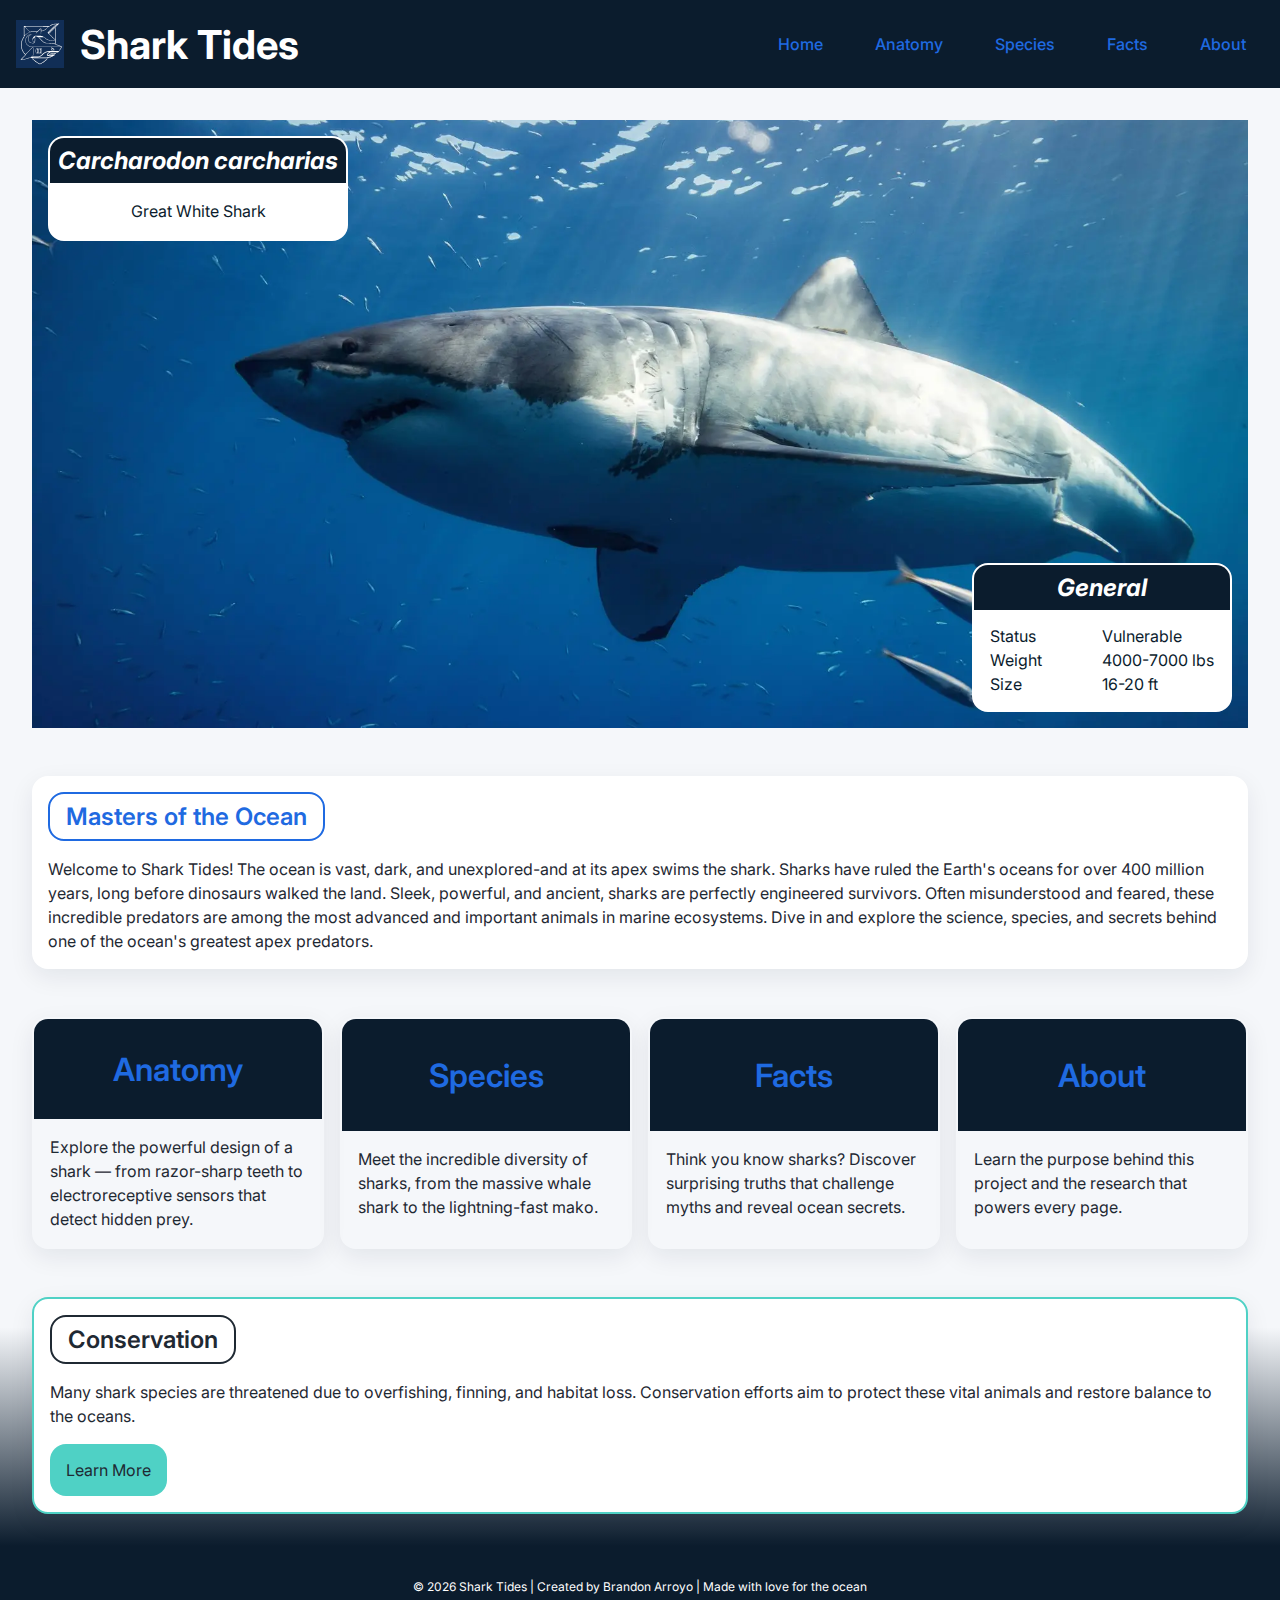
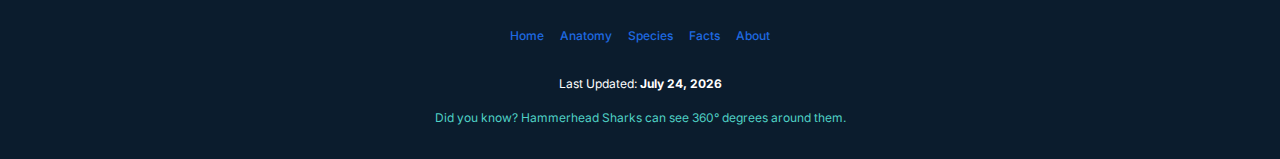
<file: Shark Tides/index.html>
<!DOCTYPE html>
<html lang="en">
<head>
  <meta charset="UTF-8">
  <meta name="viewport" content="width=device-width, initial-scale=1.0">
  <meta name="author" content="Brandon Arroyo">
  <meta name="description" content="A beginner-friendly educational website about the amazing creatures that are sharks.">
  <title>Home | Shark Tides</title>
  <link rel="stylesheet" href="styles/styles.css">
  <script src="scripts/index.js" defer></script>
  <link rel="icon" href="images/logo.svg" type="image/x-icon">
  <link rel="preconnect" href="https://fonts.googleapis.com">
  <link rel="preconnect" href="https://fonts.gstatic.com" crossorigin>
  <link href="https://fonts.googleapis.com/css2?family=Inter:ital,opsz,wght@0,14..32,100..900;1,14..32,100..900&display=swap" rel="stylesheet">
</head>
<body>
  <header>
    <nav>
      <div class="logo">
        <img src="images/logo.svg" alt="logo" loading="lazy">
        <h1>Shark Tides</h1>
      </div>

      <button id="hamburger">
        ☰
      </button>

      <ul id="navLinks" class="nav-links">
        <li><a class="current-page" href="index.html">Home</a></li>
        <li><a href="anatomy.html">Anatomy</a></li>
        <li><a href="species.html">Species</a></li>
        <li><a href="facts.html">Facts</a></li>
        <li><a href="about.html">About</a></li>
      </ul>
    </nav>
  </header>


  <main>
    <section class="overview">
      <picture>
        <source media="(min-width: 1000px)" srcset="images/gw-large.webp">
        <source media="(min-width: 700px)" srcset="images/gw-medium.webp">
        <img src="images/gw-small.webp" alt="Great White Shark" loading="lazy">
      </picture>

      <div class="species name">
        <h2>Carcharodon carcharias</h2>
        <p>
          Great White Shark
        </p>
      </div>

      <div class="species generals">
        <h2>General</h2>

        <div class="species-stats">
          <span class="label">Status</span><span class="value">Vulnerable</span>
          <span class="label">Weight</span><span class="value">4000-7000 lbs</span>
          <span class="label">Size</span><span class="value">16-20 ft</span>
        </div>
      </div>
    </section>

    <section class="intro">
      <h2>Masters of the Ocean</h2>
      <p>
        Welcome to Shark Tides! The ocean is vast, dark, and unexplored-and at its apex swims the shark. Sharks have ruled the Earth's oceans for over 400 million years, long before dinosaurs walked the land. Sleek, powerful, and ancient, sharks are perfectly engineered survivors. Often misunderstood and feared, these incredible predators are among the most advanced and important animals in marine ecosystems. Dive in and explore the science, species, and secrets behind one of the ocean's greatest apex predators.
      </p>
    </section>

    <section class="cards">
      <a class="card" href="anatomy.html">
        <div class="title">
          <h3>Anatomy</h3>
        </div>
        <div class="card-content">
          <p>
          Explore the powerful design of a shark — from razor-sharp teeth to electroreceptive sensors that detect hidden prey.
        </p>
        </div>
      </a>

      <a class="card" href="species.html">
        <div class="title">
          <h3>Species</h3>
        </div>
        <div class="card-content">
          <p>
            Meet the incredible diversity of sharks, from the massive whale shark to the lightning-fast mako.
          </p>
        </div>
      </a>

      <a class="card" href="facts.html">
        <div class="title">
          <h3>Facts</h3>
        </div>
        <div class="card-content">
          <p>
            Think you know sharks? Discover surprising truths that challenge myths and reveal ocean secrets.
          </p>
        </div>
      </a>

      <a class="card" href="about.html">
        <div class="title">
          <h3>About</h3>
        </div>
        <div class="card-content">
          <p>
            Learn the purpose behind this project and the research that powers every page.
          </p>
        </div>
      </a>
    </section>

    <section class="conservation">
      <h2>Conservation</h2>

      <p>
        Many shark species are threatened due to overfishing, finning, and habitat loss. Conservation efforts aim to protect these vital animals and restore balance to the oceans.
      </p>

      <a href="https://www.sharkconservationfund.org/" target="_blank" rel="noopener noreferrer">Learn More</a>
    </section>
  </main>


  <footer>
    <p>
      &copy; <span id="currentYear"></span> Shark Tides | Created by Brandon Arroyo | Made with love for the ocean
    </p>

    <nav id="footerNav">
      <a href="index.html">Home</a>
      <a href="anatomy.html">Anatomy</a>
      <a href="species.html">Species</a>
      <a href="facts.html">Facts</a>
      <a href="about.html">About</a>
    </nav>

    <p>
      Last Updated: <span id="lastModified"></span><br>
    </p>

    <p>
      Did you know? <span id="footerFact"></span>
    </p>
  </footer>
</body>
</html>
</file>
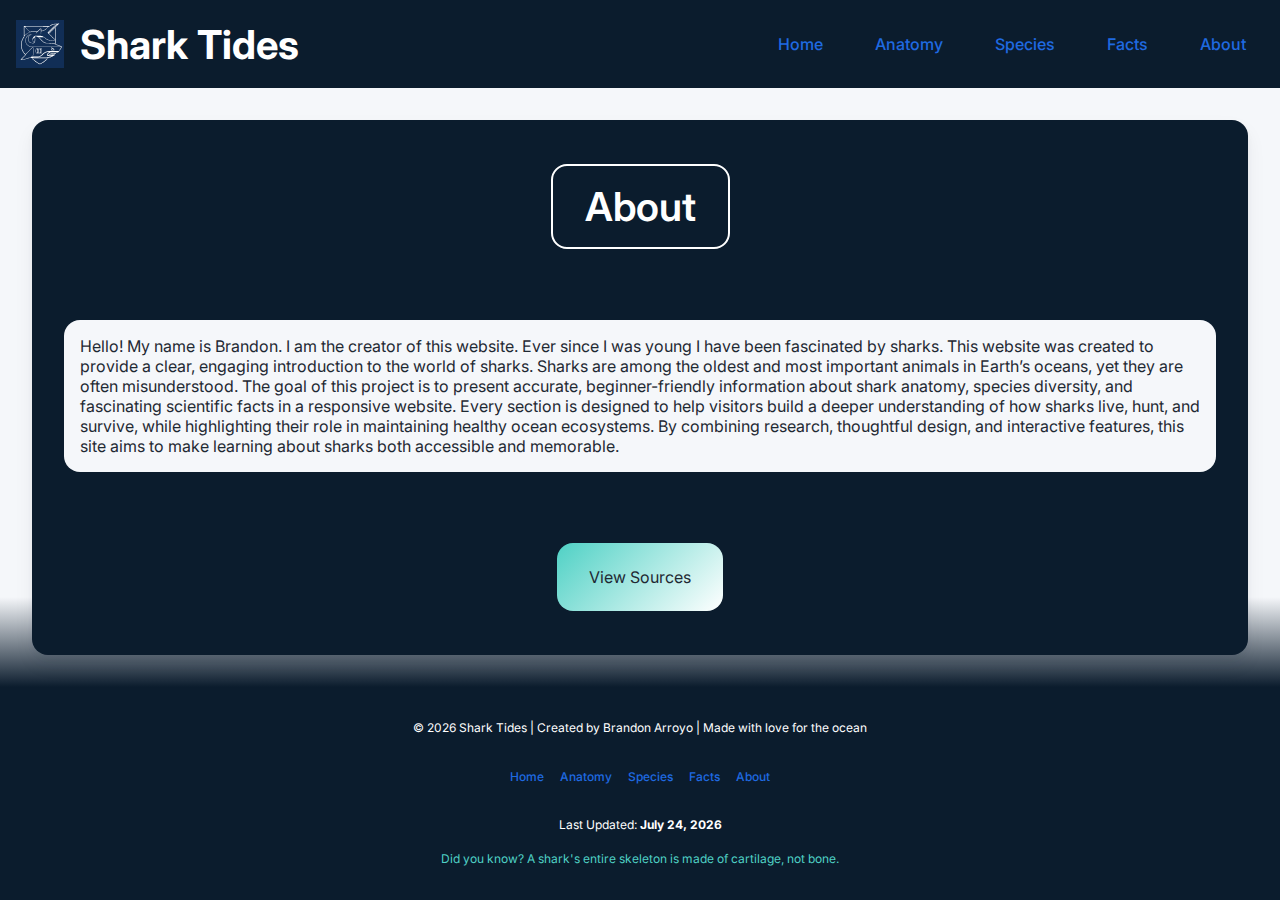
<file: Shark Tides/about.html>
<!DOCTYPE html>
<html lang="en">
<head>
  <meta charset="UTF-8">
  <meta name="viewport" content="width=device-width, initial-scale=1.0">
  <meta name="author" content="Brandon Arroyo">
  <meta name="description" content="A beginner-friendly educational website about the amazing creatures that are sharks.">
  <title>About | Shark Tides</title>
  <link rel="stylesheet" href="styles/styles.css">
  <script src="scripts/about.js" defer></script>
  <link rel="icon" href="images/logo.svg" type="image/x-icon">
  <link rel="preconnect" href="https://fonts.googleapis.com">
  <link rel="preconnect" href="https://fonts.gstatic.com" crossorigin>
  <link href="https://fonts.googleapis.com/css2?family=Inter:ital,opsz,wght@0,14..32,100..900;1,14..32,100..900&display=swap" rel="stylesheet">
</head>
<body>
  <header>
    <nav>
      <div class="logo">
        <img src="images/logo.svg" alt="logo" loading="lazy">
        <h1>Shark Tides</h1>
      </div>

      <button id="hamburger">
        ☰
      </button>

      <ul id="navLinks" class="nav-links">
        <li><a href="index.html">Home</a></li>
        <li><a href="anatomy.html">Anatomy</a></li>
        <li><a href="species.html">Species</a></li>
        <li><a href="facts.html">Facts</a></li>
        <li><a class="current-page" href="about.html">About</a></li>
      </ul>
    </nav>
  </header>


  <main>
    <section id="about">
      <h2>About</h2>

      <p>
        Hello! My name is Brandon. I am the creator of this website. Ever since I was young I have been fascinated by sharks. This website was created to provide a clear, engaging introduction to the world of sharks. Sharks are among the oldest and most important animals in Earth’s oceans, yet they are often misunderstood. The goal of this project is to present accurate, beginner-friendly information about shark anatomy, species diversity, and fascinating scientific facts in a responsive website. Every section is designed to help visitors build a deeper understanding of how sharks live, hunt, and survive, while highlighting their role in maintaining healthy ocean ecosystems. By combining research, thoughtful design, and interactive features, this site aims to make learning about sharks both accessible and memorable.
      </p>

      <a href="sources.html" target="_blank" rel="noopener noreferrer">View Sources</a>
    </section>
  </main>


  <footer>
    <p>
      &copy; <span id="currentYear"></span> Shark Tides | Created by Brandon Arroyo | Made with love for the ocean
    </p>

    <nav id="footerNav">
      <a href="index.html">Home</a>
      <a href="anatomy.html">Anatomy</a>
      <a href="species.html">Species</a>
      <a href="facts.html">Facts</a>
      <a href="about.html">About</a>
    </nav>

    <p>
      Last Updated: <span id="lastModified"></span><br>
    </p>

    <p>
      Did you know? <span id="footerFact"></span>
    </p>
  </footer>
</body>
</html>
</file>
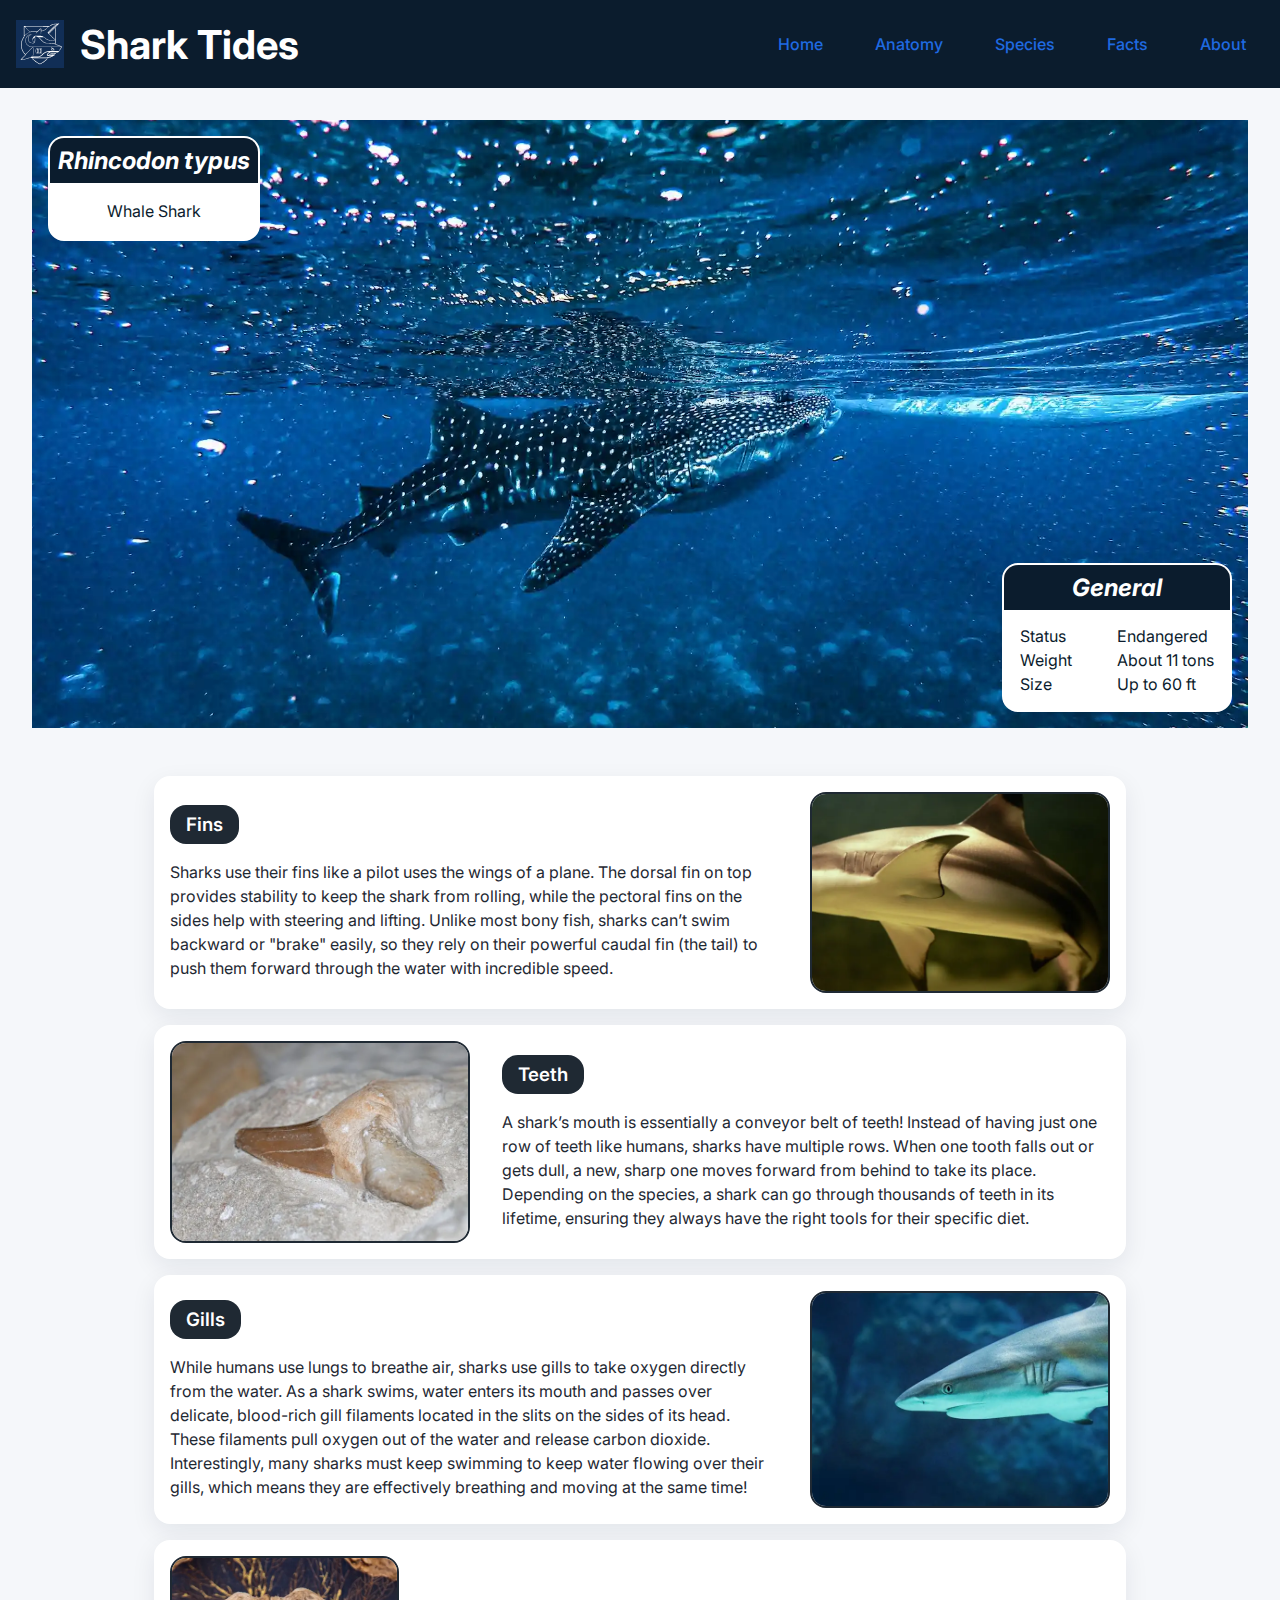
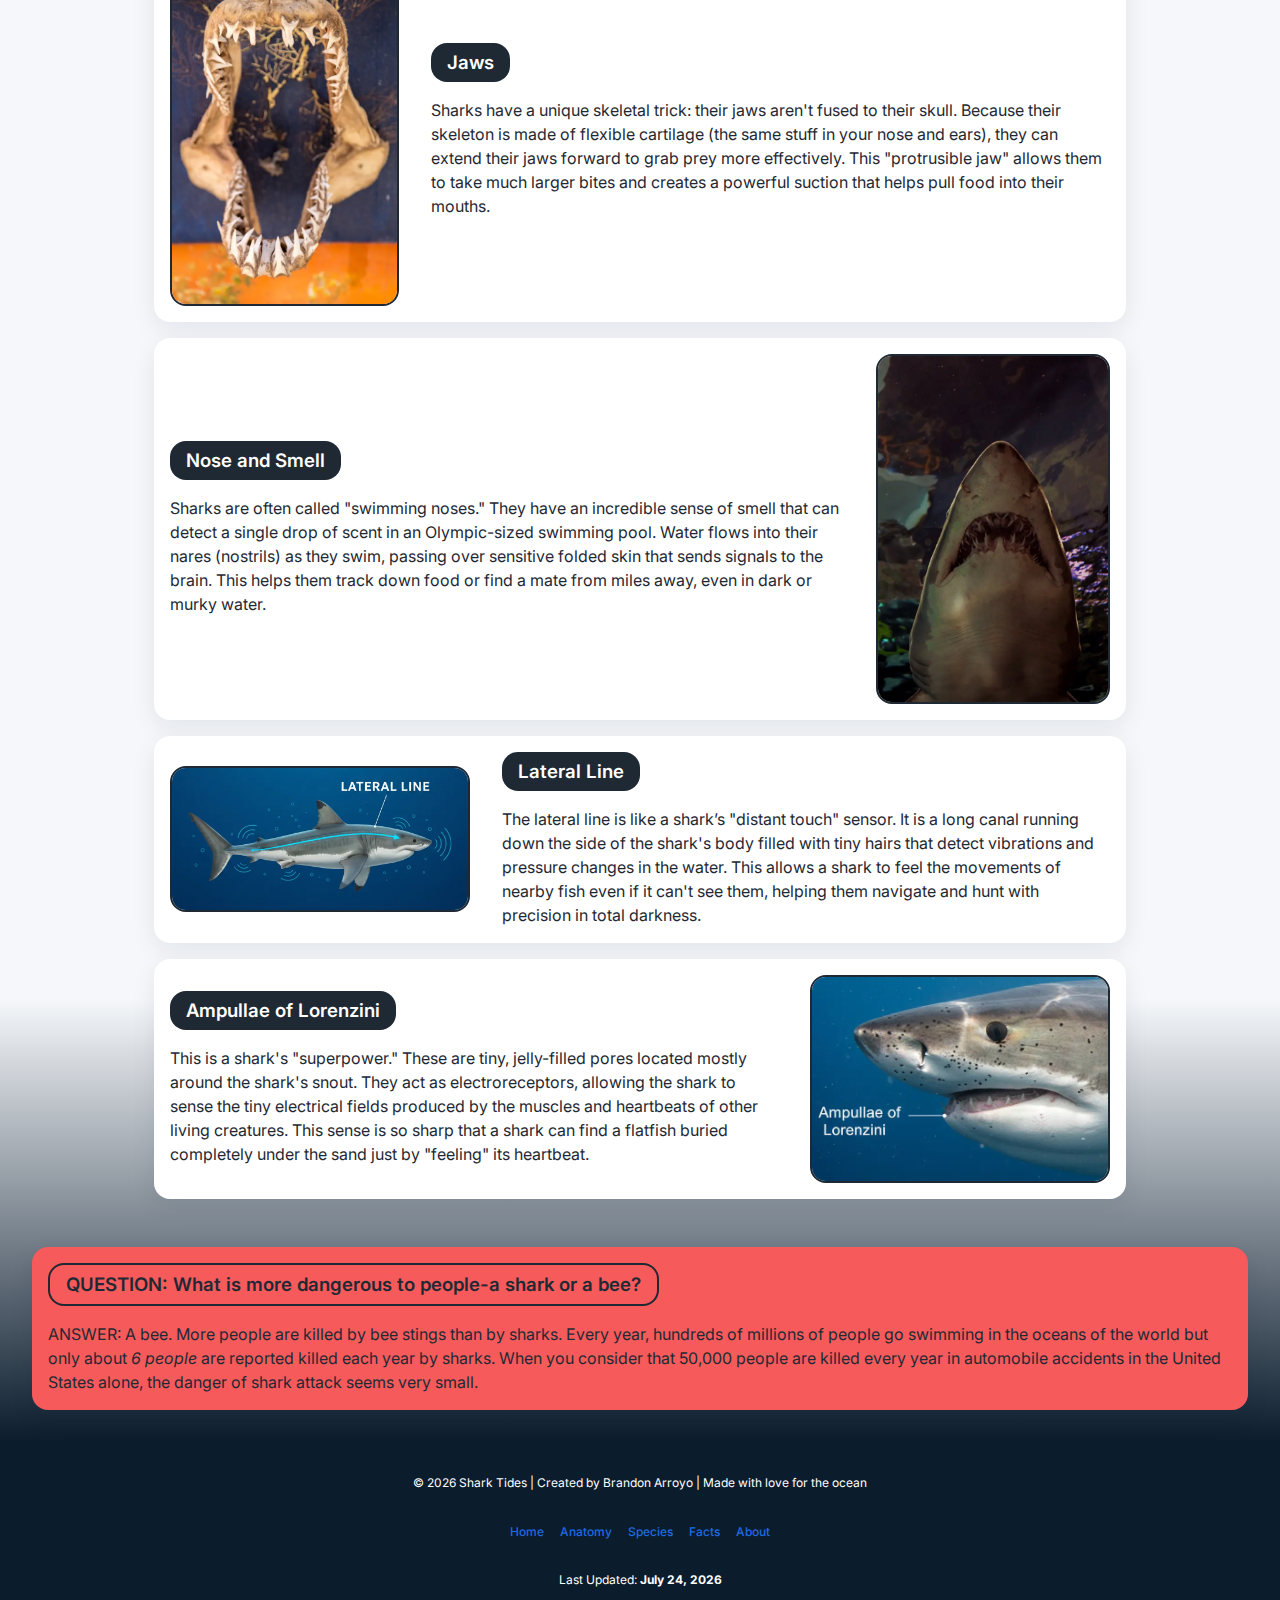
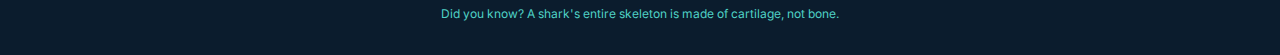
<file: Shark Tides/anatomy.html>
<!DOCTYPE html>
<html lang="en">
<head>
  <meta charset="UTF-8">
  <meta name="viewport" content="width=device-width, initial-scale=1.0">
  <meta name="author" content="Brandon Arroyo">
  <meta name="description" content="A beginner-friendly educational website about the amazing creatures that are sharks.">
  <title>Anatomy | Shark Tides</title>
  <link rel="stylesheet" href="styles/styles.css">
  <script src="scripts/anatomy.js" defer></script>
  <link rel="icon" href="images/logo.svg" type="image/x-icon">
  <link rel="preconnect" href="https://fonts.googleapis.com">
  <link rel="preconnect" href="https://fonts.gstatic.com" crossorigin>
  <link href="https://fonts.googleapis.com/css2?family=Inter:ital,opsz,wght@0,14..32,100..900;1,14..32,100..900&display=swap" rel="stylesheet">
</head>
<body>
  <header>
    <nav>
      <div class="logo">
        <img src="images/logo.svg" alt="logo" loading="lazy">
        <h1>Shark Tides</h1>
      </div>

      <button id="hamburger">
        ☰
      </button>

      <ul id="navLinks" class="nav-links">
        <li><a href="index.html">Home</a></li>
        <li><a class="current-page" href="anatomy.html">Anatomy</a></li>
        <li><a href="species.html">Species</a></li>
        <li><a href="facts.html">Facts</a></li>
        <li><a href="about.html">About</a></li>
      </ul>
    </nav>
  </header>


  <main>
    <section class="overview">
      <picture>
        <source media="(min-width: 1000px)" srcset="images/whale-large.webp">
        <source media="(min-width: 500px)" srcset="images/whale-medium.webp">
        <img src="images/whale-small.webp" alt="Whale Shark" >
      </picture>

      <div class="species name">
        <h2>Rhincodon typus</h2>
        <p>
          Whale Shark
        </p>
      </div>

      <div class="species generals">
        <h2>General</h2>

        <div class="species-stats">
          <span class="label">Status</span><span class="value">Endangered</span>
          <span class="label">Weight</span><span class="value">About 11 tons</span>
          <span class="label">Size</span><span class="value">Up to 60 ft</span>
        </div>
      </div>
    </section>



    <section id="anatomy">
      <div id="fins" class="anatomy-part">
        <div class="anatomy-text">
          <h3>Fins</h3>
          <p>
            Sharks use their fins like a pilot uses the wings of a plane. The dorsal fin on top provides stability to keep the shark from rolling, while the pectoral fins on the sides help with steering and lifting. Unlike most bony fish, sharks can’t swim backward or "brake" easily, so they rely on their powerful caudal fin (the tail) to push them forward through the water with incredible speed.
          </p>
        </div>

        <div class="anatomy-img">
          <img src="images/fins.webp" alt="Shark Fins" loading="lazy">
        </div>
      </div>


      <div id="teeth" class="anatomy-part">
        <div class="anatomy-text">
          <h3>Teeth</h3>
          <p>
            A shark’s mouth is essentially a conveyor belt of teeth! Instead of having just one row of teeth like humans, sharks have multiple rows. When one tooth falls out or gets dull, a new, sharp one moves forward from behind to take its place. Depending on the species, a shark can go through thousands of teeth in its lifetime, ensuring they always have the right tools for their specific diet.
          </p>
        </div>

        <div class="anatomy-img">
          <img src="images/tooth.webp" alt="Shark Tooth" loading="lazy">
        </div>
      </div>


      <div id="gills" class="anatomy-part">
        <div class="anatomy-text">
          <h3>Gills</h3>
          <p>
            While humans use lungs to breathe air, sharks use gills to take oxygen directly from the water. As a shark swims, water enters its mouth and passes over delicate, blood-rich gill filaments located in the slits on the sides of its head. These filaments pull oxygen out of the water and release carbon dioxide. Interestingly, many sharks must keep swimming to keep water flowing over their gills, which means they are effectively breathing and moving at the same time!
          </p>
        </div>

        <div class="anatomy-img">
          <img src="images/gills.webp" alt="Shark Gills" loading="lazy">
        </div>
      </div>


      <div id="jaws" class="anatomy-part">
        <div class="anatomy-text">
          <h3>Jaws</h3>
          <p>
            Sharks have a unique skeletal trick: their jaws aren't fused to their skull. Because their skeleton is made of flexible cartilage (the same stuff in your nose and ears), they can extend their jaws forward to grab prey more effectively. This "protrusible jaw" allows them to take much larger bites and creates a powerful suction that helps pull food into their mouths.
          </p>
        </div>

        <div class="anatomy-img">
          <img src="images/jaws.webp" alt="Shark Jaws" loading="lazy">
        </div>
      </div>


      <div id="nose" class="anatomy-part">
        <div class="anatomy-text">
          <h3>Nose and Smell</h3>
          <p>
            Sharks are often called "swimming noses." They have an incredible sense of smell that can detect a single drop of scent in an Olympic-sized swimming pool. Water flows into their nares (nostrils) as they swim, passing over sensitive folded skin that sends signals to the brain. This helps them track down food or find a mate from miles away, even in dark or murky water.
          </p>
        </div>

        <div class="anatomy-img">
          <img src="images/nose.webp" alt="Shark Nose" loading="lazy">
        </div>
      </div>


      <div id="lateral" class="anatomy-part">
        <div class="anatomy-text">
          <h3>Lateral Line</h3>
          <p>
            The lateral line is like a shark’s "distant touch" sensor. It is a long canal running down the side of the shark's body filled with tiny hairs that detect vibrations and pressure changes in the water. This allows a shark to feel the movements of nearby fish even if it can't see them, helping them navigate and hunt with precision in total darkness.
          </p>
        </div>

        <div class="anatomy-img">
          <img src="images/lateral_line.webp" alt="" loading="lazy">
        </div>
      </div>


      <div id="lorenzini" class="anatomy-part">
        <div class="anatomy-text">
          <h3>Ampullae of Lorenzini</h3>
          <p>
            This is a shark's "superpower." These are tiny, jelly-filled pores located mostly around the shark's snout. They act as electroreceptors, allowing the shark to sense the tiny electrical fields produced by the muscles and heartbeats of other living creatures. This sense is so sharp that a shark can find a flatfish buried completely under the sand just by "feeling" its heartbeat.
          </p>
        </div>

        <div class="anatomy-img">
          <img src="images/lorenzini.webp" alt="" loading="lazy">
        </div>
      </div>
    </section>



    <section id="wdyt">
      <h3>QUESTION: What is more dangerous to people-a shark or a bee?</h3>

      <p>
        ANSWER: A bee. More people are killed by bee stings than by sharks. Every year, hundreds of millions of people go swimming in the oceans of the world but only about <em>6 people</em> are reported killed each year by sharks. When you consider that 50,000 people are killed every year in automobile accidents in the United States alone, the danger of shark attack seems very small.
      </p>
    </section>
  </main>


  <footer>
    <p>
      &copy; <span id="currentYear"></span> Shark Tides | Created by Brandon Arroyo | Made with love for the ocean
    </p>

    <nav id="footerNav">
      <a href="index.html">Home</a>
      <a href="anatomy.html">Anatomy</a>
      <a href="species.html">Species</a>
      <a href="facts.html">Facts</a>
      <a href="about.html">About</a>
    </nav>

    <p>
      Last Updated: <span id="lastModified"></span><br>
    </p>

    <p>
      Did you know? <span id="footerFact"></span>
    </p>
  </footer>
</body>
</html>
</file>
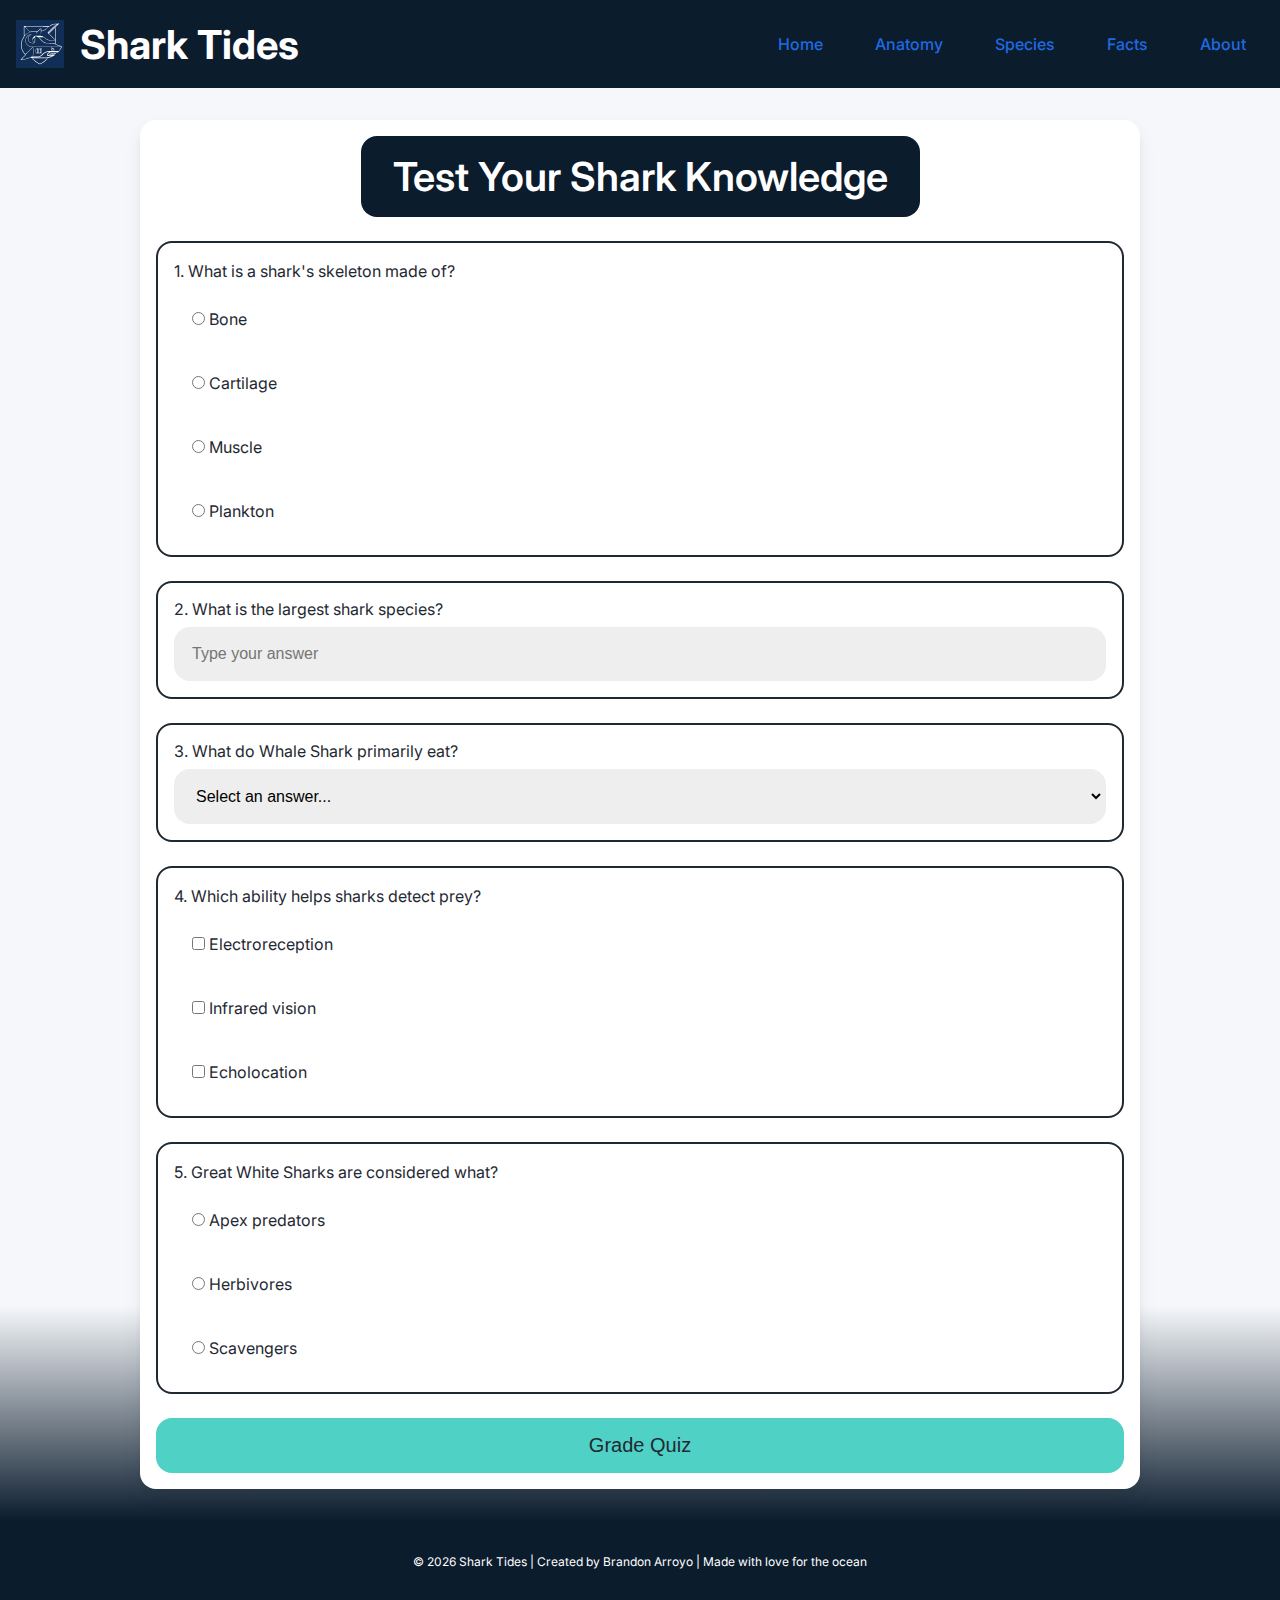
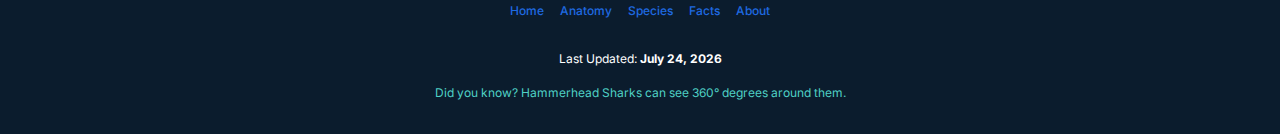
<file: Shark Tides/facts.html>
<!DOCTYPE html>
<html lang="en">
<head>
  <meta charset="UTF-8">
  <meta name="viewport" content="width=device-width, initial-scale=1.0">
  <meta name="author" content="Brandon Arroyo">
  <meta name="description" content="A beginner-friendly educational website about the amazing creatures that are sharks.">
  <title>Facts | Shark Tides</title>
  <link rel="stylesheet" href="styles/styles.css">
  <script src="scripts/facts.js" defer></script>
  <link rel="icon" href="images/logo.svg" type="image/x-icon">
  <link rel="preconnect" href="https://fonts.googleapis.com">
  <link rel="preconnect" href="https://fonts.gstatic.com" crossorigin>
  <link href="https://fonts.googleapis.com/css2?family=Inter:ital,opsz,wght@0,14..32,100..900;1,14..32,100..900&display=swap" rel="stylesheet">
</head>
<body>
  <header>
    <nav>
      <div class="logo">
        <img src="images/logo.svg" alt="logo" loading="lazy">
        <h1>Shark Tides</h1>
      </div>

      <button id="hamburger">
        ☰
      </button>

      <ul id="navLinks" class="nav-links">
        <li><a href="index.html">Home</a></li>
        <li><a href="anatomy.html">Anatomy</a></li>
        <li><a href="species.html">Species</a></li>
        <li><a class="current-page" href="facts.html">Facts</a></li>
        <li><a href="about.html">About</a></li>
      </ul>
    </nav>
  </header>


  <main>
    <section id="quiz">
      <form method="GET" action="review.html">


        <h2>Test Your Shark Knowledge</h2>


        <div class="form-field">
          <p>1. What is a shark's skeleton made of?</p>
          <label><input type="radio" name="q1" value="a" required> Bone</label>
          <label><input type="radio" name="q1" value="b"> Cartilage</label>
          <label><input type="radio" name="q1" value="c"> Muscle</label>
          <label><input type="radio" name="q1" value="d"> Plankton</label>
        </div>


        <div class="form-field">
          <label for="q2">2. What is the largest shark species?</label>
          <input id="q2" type="text" name="q2" required placeholder="Type your answer">
        </div>


        <div class="form-field">
          <label for="q3">3. What do Whale Shark primarily eat?</label>
          <select id="q3" name="q3" required>
            <option disabled selected value="">Select an answer...</option>
            <option value="predators">Large mammals</option>
            <option value="filter">Plankton</option>
            <option value="sharks">Other Sharks</option>
            <option value="humans">Humans</option>
            <option value="fish">Fish</option>
            <option value="water">Water</option>
          </select>
        </div>


        <div class="form-field">
          <p>4. Which ability helps sharks detect prey?</p>
          <label><input type="checkbox" name="q4" value="electroreception"> Electroreception</label>
          <label><input type="checkbox" name="q4" value="infrared"> Infrared vision</label>
          <label><input type="checkbox" name="q4" value="echolocation"> Echolocation</label>
        </div>


        <div class="form-field">
          <p>5. Great White Sharks are considered what?</p>
          <label><input type="radio" name="q5" value="apex" required> Apex predators</label>
          <label><input type="radio" name="q5" value="herbivore"> Herbivores</label>
          <label><input type="radio" name="q5" value="scavenger"> Scavengers</label>
        </div>


        <div class="form-field">
          <input type="submit" value="Grade Quiz">
        </div>
      </form>
    </section>
  </main>


  <footer>
    <p>
      &copy; <span id="currentYear"></span> Shark Tides | Created by Brandon Arroyo | Made with love for the ocean
    </p>

    <nav id="footerNav">
      <a href="index.html">Home</a>
      <a href="anatomy.html">Anatomy</a>
      <a href="species.html">Species</a>
      <a href="facts.html">Facts</a>
      <a href="about.html">About</a>
    </nav>

    <p>
      Last Updated: <span id="lastModified"></span><br>
    </p>

    <p>
      Did you know? <span id="footerFact"></span>
    </p>
  </footer>
</body>
</html>
</file>
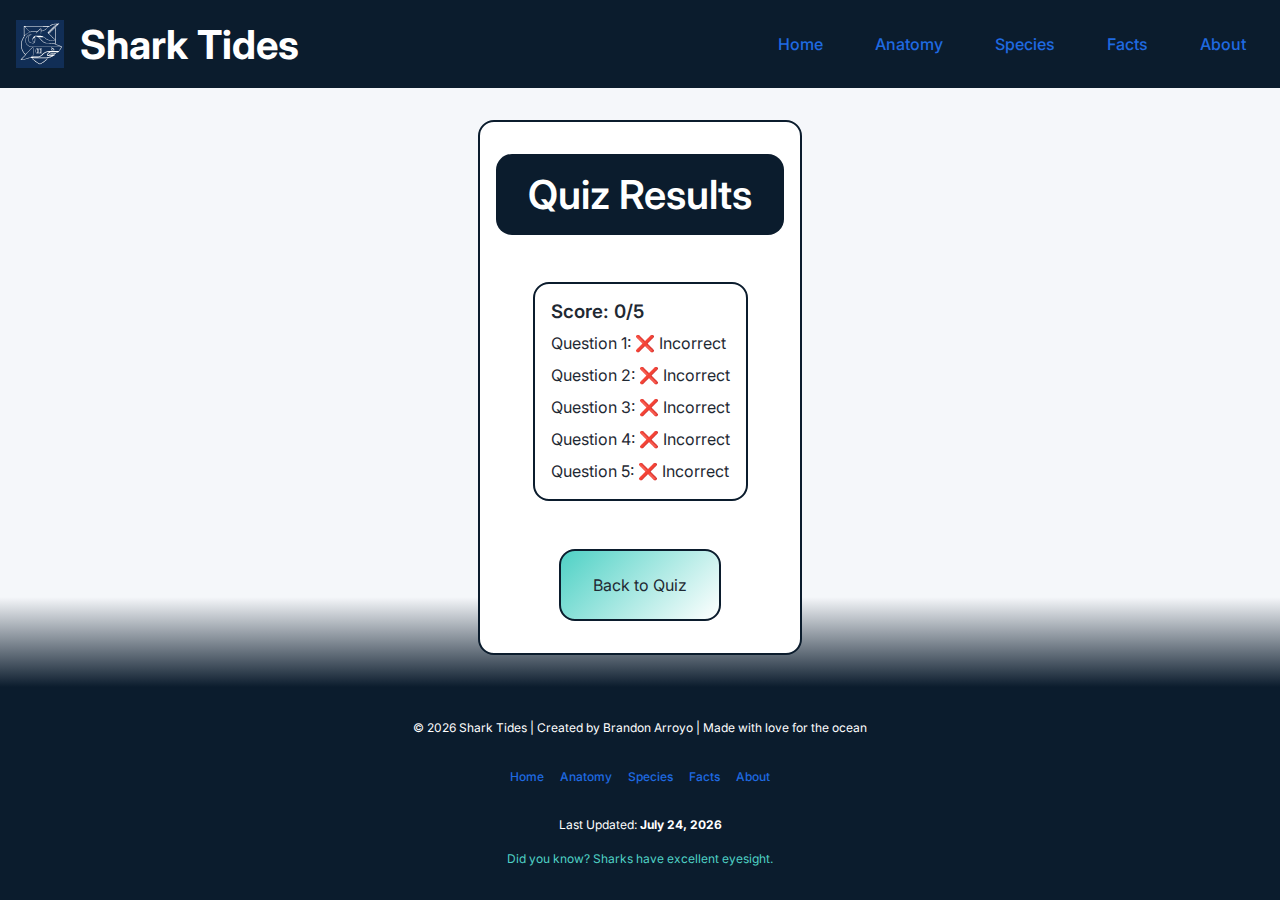
<file: Shark Tides/review.html>
<!DOCTYPE html>
<html lang="en">
<head>
  <meta charset="UTF-8">
  <meta name="viewport" content="width=device-width, initial-scale=1.0">
  <meta name="author" content="Brandon Arroyo">
  <meta name="description" content="A beginner-friendly educational website about the amazing creatures that are sharks.">
  <title>Review | Shark Tides</title>
  <link rel="stylesheet" href="styles/styles.css">
  <script src="scripts/review.js" defer></script>
  <link rel="icon" href="images/logo.svg" type="image/x-icon">
  <link rel="preconnect" href="https://fonts.googleapis.com">
  <link rel="preconnect" href="https://fonts.gstatic.com" crossorigin>
  <link href="https://fonts.googleapis.com/css2?family=Inter:ital,opsz,wght@0,14..32,100..900;1,14..32,100..900&display=swap" rel="stylesheet">
</head>
<body>
  <header>
    <nav>
      <div class="logo">
        <img src="images/logo.svg" alt="logo" loading="lazy">
        <h1>Shark Tides</h1>
      </div>

      <button id="hamburger">
        ☰
      </button>

      <ul id="navLinks" class="nav-links">
        <li><a href="index.html">Home</a></li>
        <li><a href="anatomy.html">Anatomy</a></li>
        <li><a href="species.html">Species</a></li>
        <li><a href="facts.html">Facts</a></li>
        <li><a href="about.html">About</a></li>
      </ul>
    </nav>
  </header>


  <main>
    <section class="results">
      <h2>Quiz Results</h2>
      <div id="results">

      </div>
      <a href="facts.html">Back to Quiz</a>
    </section>
  </main>


  <footer>
    <p>
      &copy; <span id="currentYear"></span> Shark Tides | Created by Brandon Arroyo | Made with love for the ocean
    </p>

    <nav id="footerNav">
      <a href="index.html">Home</a>
      <a href="anatomy.html">Anatomy</a>
      <a href="species.html">Species</a>
      <a href="facts.html">Facts</a>
      <a href="about.html">About</a>
    </nav>

    <p>
      Last Updated: <span id="lastModified"></span><br>
    </p>

    <p>
      Did you know? <span id="footerFact"></span>
    </p>
  </footer>
</body>
</html>
</file>
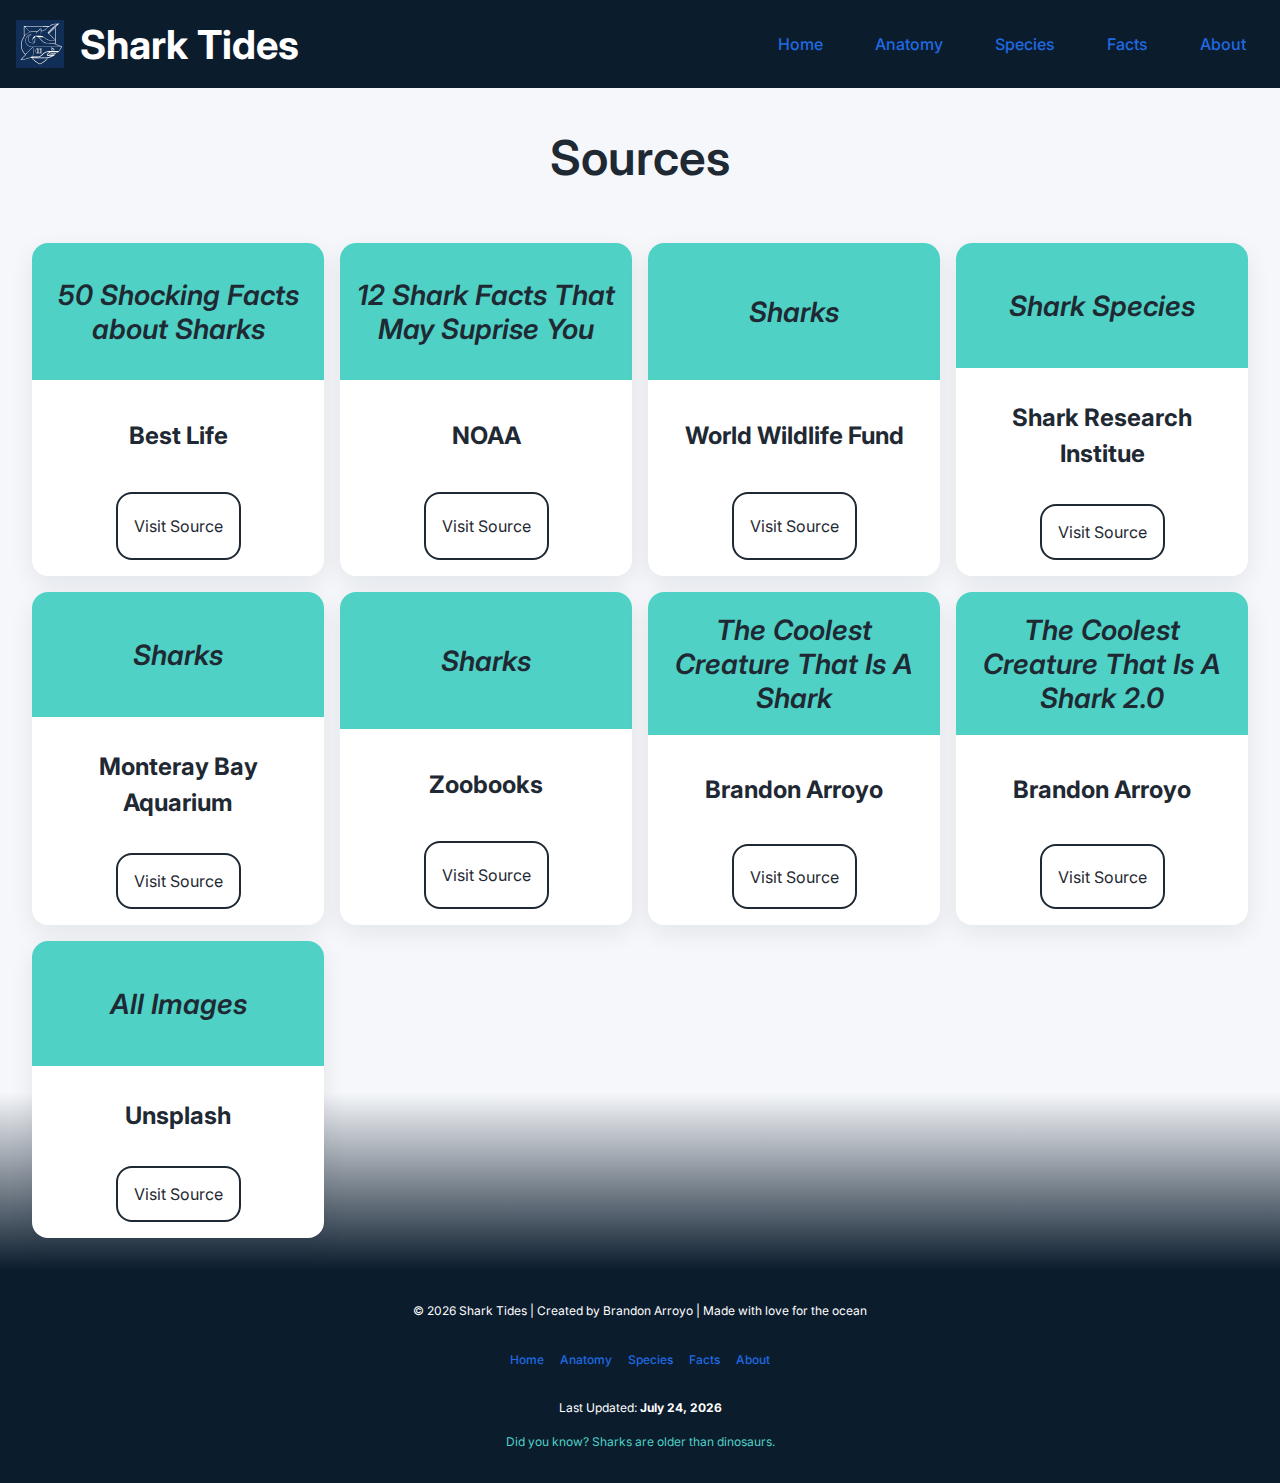
<file: Shark Tides/sources.html>
<!DOCTYPE html>
<html lang="en">
<head>
  <meta charset="UTF-8">
  <meta name="viewport" content="width=device-width, initial-scale=1.0">
  <meta name="author" content="Brandon Arroyo">
  <meta name="description" content="A beginner-friendly educational website about the amazing creatures that are sharks.">
  <title>Sources | Shark Tides</title>
  <link rel="stylesheet" href="styles/styles.css">
  <script src="scripts/sources.js" defer></script>
  <link rel="icon" href="images/logo.svg" type="image/x-icon">
  <link rel="preconnect" href="https://fonts.googleapis.com">
  <link rel="preconnect" href="https://fonts.gstatic.com" crossorigin>
  <link href="https://fonts.googleapis.com/css2?family=Inter:ital,opsz,wght@0,14..32,100..900;1,14..32,100..900&display=swap" rel="stylesheet">
</head>
<body>
  <header>
    <nav>
      <div class="logo">
        <img src="images/logo.svg" alt="logo" loading="lazy">
        <h1>Shark Tides</h1>
      </div>

      <button id="hamburger">
        ☰
      </button>

      <ul id="navLinks" class="nav-links">
        <li><a href="index.html">Home</a></li>
        <li><a href="about.html">Anatomy</a></li>
        <li><a href="species.html">Species</a></li>
        <li><a href="facts.html">Facts</a></li>
        <li><a href="about.html">About</a></li>
      </ul>
    </nav>
  </header>


  <main>
    <h2 id="sources-title">Sources</h2>
    <section id="sources">
    </section>
  </main>


  <footer>
    <p>
      &copy; <span id="currentYear"></span> Shark Tides | Created by Brandon Arroyo | Made with love for the ocean
    </p>

    <nav id="footerNav">
      <a href="index.html">Home</a>
      <a href="anatomy.html">Anatomy</a>
      <a href="species.html">Species</a>
      <a href="facts.html">Facts</a>
      <a href="about.html">About</a>
    </nav>

    <p>
      Last Updated: <span id="lastModified"></span><br>
    </p>

    <p>
      Did you know? <span id="footerFact"></span>
    </p>
  </footer>
</body>
</html>
</file>
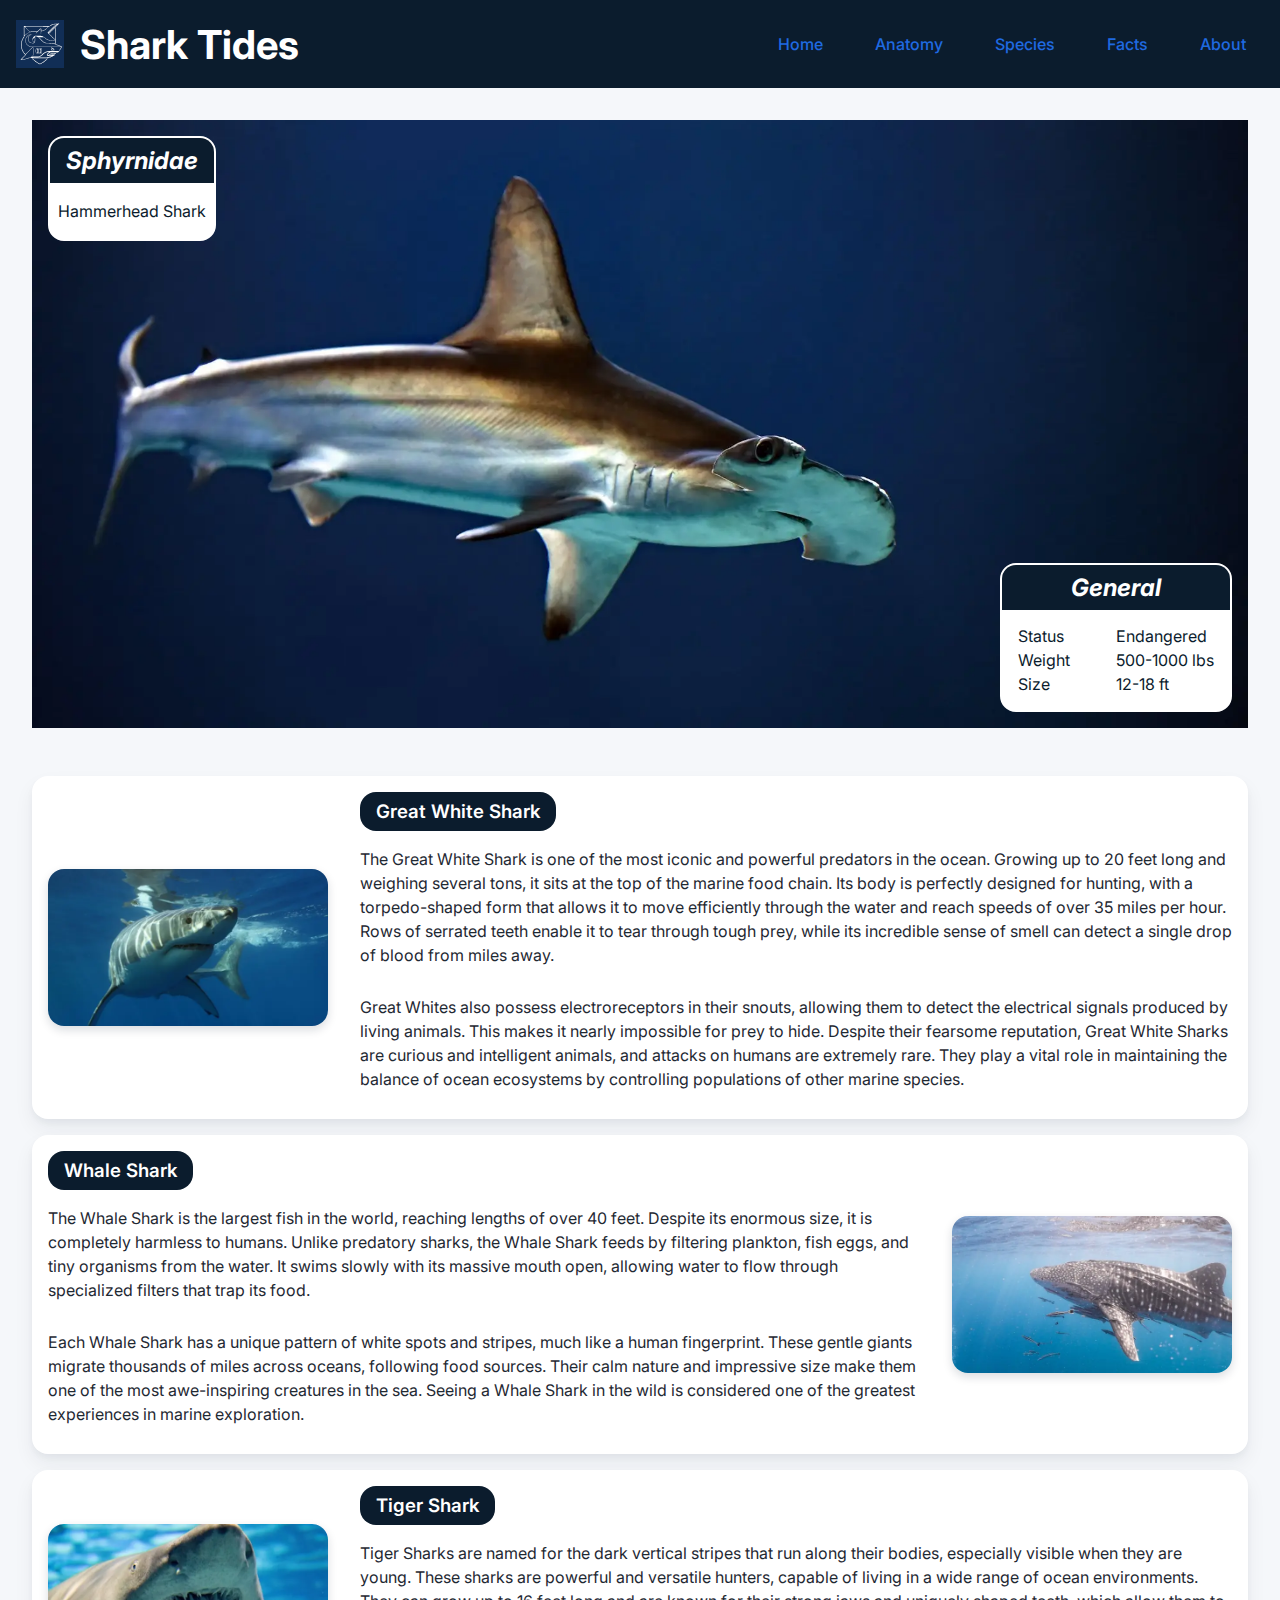
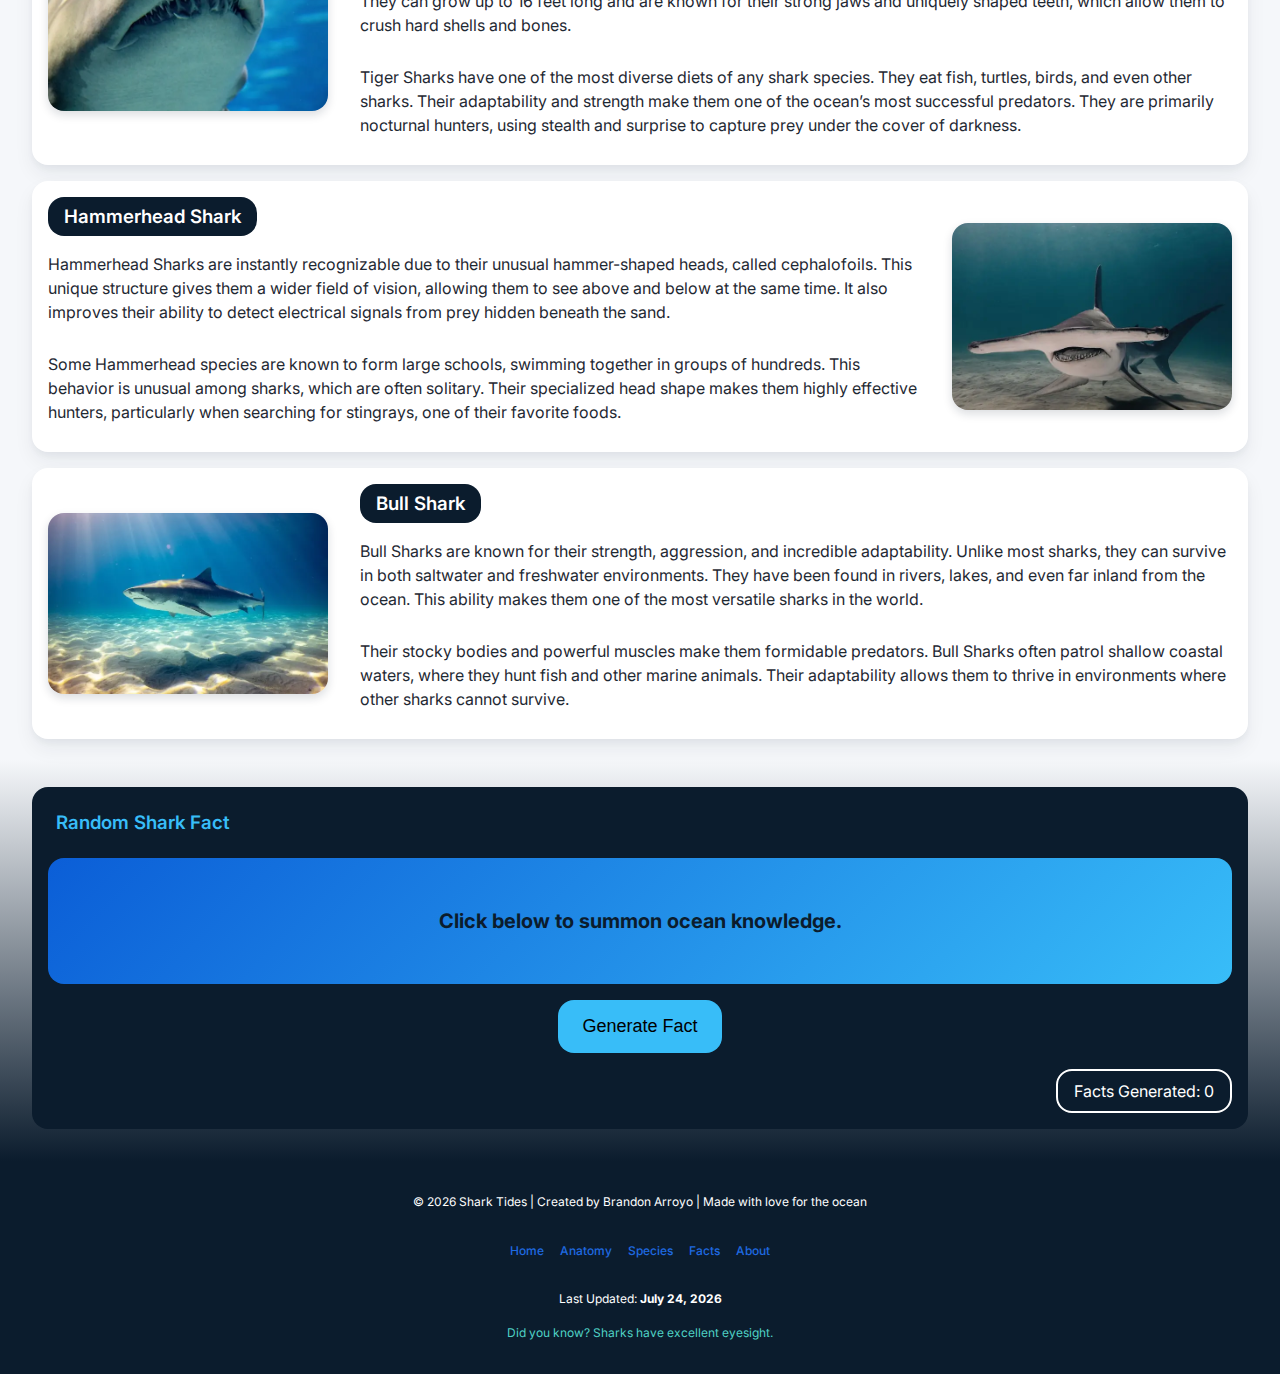
<file: Shark Tides/species.html>
<!DOCTYPE html>
<html lang="en">
<head>
  <meta charset="UTF-8">
  <meta name="viewport" content="width=device-width, initial-scale=1.0">
  <meta name="author" content="Brandon Arroyo">
  <meta name="description" content="A beginner-friendly educational website about the amazing creatures that are sharks.">
  <title>Species | Shark Tides</title>
  <link rel="stylesheet" href="styles/styles.css">
  <script src="scripts/species.js" defer></script>
  <link rel="icon" href="images/logo.svg" type="image/x-icon">
  <link rel="preconnect" href="https://fonts.googleapis.com">
  <link rel="preconnect" href="https://fonts.gstatic.com" crossorigin>
  <link href="https://fonts.googleapis.com/css2?family=Inter:ital,opsz,wght@0,14..32,100..900;1,14..32,100..900&display=swap" rel="stylesheet">
</head>
<body>
  <header>
    <nav>
      <div class="logo">
        <img src="images/logo.svg" alt="logo" loading="lazy">
        <h1>Shark Tides</h1>
      </div>

      <button id="hamburger">
        ☰
      </button>

      <ul id="navLinks" class="nav-links">
        <li><a href="index.html">Home</a></li>
        <li><a href="anatomy.html">Anatomy</a></li>
        <li><a class="current-page" href="species.html">Species</a></li>
        <li><a href="facts.html">Facts</a></li>
        <li><a href="about.html">About</a></li>
      </ul>
    </nav>
  </header>


  <main>
    <section class="overview">
      <picture>
        <source media="(min-width: 1000px)" srcset="images/hammerhead-medium.webp">
        <source media="(min-width: 500px)" srcset="images/hammerhead-large.webp">
        <img src="images/hammerhead-small.webp" alt="Hammerhead Shark" >
      </picture>

      <div class="species name">
        <h2>Sphyrnidae</h2>
        <p>
          Hammerhead Shark
        </p>
      </div>

      <div class="species generals">
        <h2>General</h2>

        <div class="species-stats">
          <span class="label">Status</span><span class="value">Endangered</span>
          <span class="label">Weight</span><span class="value">500-1000 lbs</span>
          <span class="label">Size</span><span class="value">12-18 ft</span>
        </div>
      </div>
    </section>



    <section id="species">
      <div class="species-card">
        <img src="images/gw.webp" alt="Great White Shark" loading="lazy">

        <div class="species-info">
          <h3>Great White Shark</h3>

          <p>
            The Great White Shark is one of the most iconic and powerful predators in the ocean. Growing up to 20 feet long and weighing several tons, it sits at the top of the marine food chain. Its body is perfectly designed for hunting, with a torpedo-shaped form that allows it to move efficiently through the water and reach speeds of over 35 miles per hour. Rows of serrated teeth enable it to tear through tough prey, while its incredible sense of smell can detect a single drop of blood from miles away.
          </p>

          <p>
            Great Whites also possess electroreceptors in their snouts, allowing them to detect the electrical signals produced by living animals. This makes it nearly impossible for prey to hide. Despite their fearsome reputation, Great White Sharks are curious and intelligent animals, and attacks on humans are extremely rare. They play a vital role in maintaining the balance of ocean ecosystems by controlling populations of other marine species.
          </p>
        </div>
      </div>


      <div class="species-card">
        <img src="images/whale.webp" alt="Whale Shark" loading="lazy">

        <div class="species-info">
          <h3>Whale Shark</h3>

          <p>
            The Whale Shark is the largest fish in the world, reaching lengths of over 40 feet. Despite its enormous size, it is completely harmless to humans. Unlike predatory sharks, the Whale Shark feeds by filtering plankton, fish eggs, and tiny organisms from the water. It swims slowly with its massive mouth open, allowing water to flow through specialized filters that trap its food.
          </p>

          <p>
            Each Whale Shark has a unique pattern of white spots and stripes, much like a human fingerprint. These gentle giants migrate thousands of miles across oceans, following food sources. Their calm nature and impressive size make them one of the most awe-inspiring creatures in the sea. Seeing a Whale Shark in the wild is considered one of the greatest experiences in marine exploration.
          </p>
        </div>
      </div>


      <div class="species-card">
        <img src="images/tiger.webp" alt="Tiger Shark" loading="lazy">

        <div class="species-info">
          <h3>Tiger Shark</h3>

          <p>
            Tiger Sharks are named for the dark vertical stripes that run along their bodies, especially visible when they are young. These sharks are powerful and versatile hunters, capable of living in a wide range of ocean environments. They can grow up to 16 feet long and are known for their strong jaws and uniquely shaped teeth, which allow them to crush hard shells and bones.
          </p>

          <p>
            Tiger Sharks have one of the most diverse diets of any shark species. They eat fish, turtles, birds, and even other sharks. Their adaptability and strength make them one of the ocean’s most successful predators. They are primarily nocturnal hunters, using stealth and surprise to capture prey under the cover of darkness.
          </p>
        </div>
      </div>


      <div class="species-card">
        <img src="images/hh.webp" alt="Hammerhead Shark" loading="lazy">

        <div class="species-info">
          <h3>Hammerhead Shark</h3>

          <p>
            Hammerhead Sharks are instantly recognizable due to their unusual hammer-shaped heads, called cephalofoils. This unique structure gives them a wider field of vision, allowing them to see above and below at the same time. It also improves their ability to detect electrical signals from prey hidden beneath the sand.
          </p>

          <p>
            Some Hammerhead species are known to form large schools, swimming together in groups of hundreds. This behavior is unusual among sharks, which are often solitary. Their specialized head shape makes them highly effective hunters, particularly when searching for stingrays, one of their favorite foods.
          </p>
        </div>
      </div>


      <div class="species-card">
        <img src="images/bull.webp" alt="Bull Shark" loading="lazy">

        <div class="species-info">
          <h3>Bull Shark</h3>

          <p>
            Bull Sharks are known for their strength, aggression, and incredible adaptability. Unlike most sharks, they can survive in both saltwater and freshwater environments. They have been found in rivers, lakes, and even far inland from the ocean. This ability makes them one of the most versatile sharks in the world.
          </p>

          <p>
            Their stocky bodies and powerful muscles make them formidable predators. Bull Sharks often patrol shallow coastal waters, where they hunt fish and other marine animals. Their adaptability allows them to thrive in environments where other sharks cannot survive.
          </p>
        </div>
      </div>
    </section>



    <section id="randomFact">
      <h3>Random Shark Fact</h3>

      <p id="fact">
        Click below to summon ocean knowledge.
      </p>

      <button id="generateBtn">Generate Fact</button>

      <p id="factCount">
        Facts Generated: 0
      </p>
    </section>
  </main>


  <footer>
    <p>
      &copy; <span id="currentYear"></span> Shark Tides | Created by Brandon Arroyo | Made with love for the ocean
    </p>

    <nav id="footerNav">
      <a href="index.html">Home</a>
      <a href="anatomy.html">Anatomy</a>
      <a href="species.html">Species</a>
      <a href="facts.html">Facts</a>
      <a href="about.html">About</a>
    </nav>

    <p>
      Last Updated: <span id="lastModified"></span><br>
    </p>

    <p>
      Did you know? <span id="footerFact"></span>
    </p>
  </footer>
</body>
</html>
</file>
<file: Shark Tides/styles/styles.css>
:root {
  --navy: #0B1C2D;
  --blue: #1F6AE1;
  --teal: #4FD1C5;
  --red: #F65A5B;
  --white: #F5F7FA;
  --black: #1F2933;
}

* {
  margin: 0;
  padding: 0;
  box-sizing: border-box;
  scroll-behavior: smooth;
}
body {
  font-family: "Inter", sans-serif;

  display: flex;
  flex-direction: column;
  min-height: 100dvh;

  color: var(--black);
}

h1 {
  font-weight: 700;
}
h2 {
  padding: 0.5rem 1rem;

  font-weight: 600;
}
h3 {
  font-weight: 600;
}
main {
  font-weight: 400;
}
nav {
  font-weight: 500;
}
a {
  text-decoration: none;
  color: currentColor;
  cursor: pointer;
}
button, a {
  cursor: pointer;
}
img {
  display: block;
}
p {
  line-height: 1.5;
}



/*#region Header, Hamburger, Nav */
header {
  position: sticky;
  top: 0;

  z-index: 100;

  background-color: var(--navy);
  color: white;
}

header nav {
  display: flex;
  flex-wrap: nowrap;
  justify-content: space-between;
  align-items: center;

  padding: 1rem;
}

.logo {
  display: flex;
  align-items: center;
  justify-content: center;
  gap: 1rem;
}
.logo h1 {
  font-size: 2.5rem;
}
.logo img {
  height: 3rem;
  width: auto;

  background-color: white;
}

#hamburger {
  display: none;

  padding: 0.25rem;

  font-size: 1.25rem;
  text-align: center;

  color: white;
  background-color: transparent;
  border-radius: 0.5rem;
  border: 2px solid white;

  transition: border-color 0.5s ease, color 0.5s ease;
}
#hamburger:hover {
  color: var(--teal);
  border-color: var(--teal);
}

.nav-links {
  display: flex;
  flex-direction: row;
  gap: 1rem;

  list-style-type: none;

  color: var(--blue);
}
.nav-links li a {
  display: block;

  padding: 1rem 1rem;

  border-radius: 0.5rem;
  border: 2px solid transparent;

  transition: border-color 0.5s ease, color 0.5s ease;
}
.nav-links li a:hover {
  border-color: var(--teal);
  color: var(--teal);
}



@media screen and (max-width: 820px) {
  #hamburger {
    display: grid;
  }

  header nav {
    display: flex;
    flex-wrap: wrap;
    align-items: center;
    justify-content: space-between;
  }
  .nav-links {
    display: none;

    width: 100%;

    flex-direction: column;
    gap: 1.5rem;

    margin-top: 2rem;

    text-align: center;
  }
  .nav-links a {
    padding: 1rem 0.5rem;
  }
  .nav-links.active {
    display: flex;
  }
}
/*#endregion */



main {
  flex: 1;

  display: grid;
  gap: 3rem;

  padding: 2rem;

  background-color: var(--white);

  background: linear-gradient(
    to bottom,
    var(--white) 0%,
    var(--white) 85%,
    var(--navy) 100%
  );
}
@media screen and (max-width: 500px) {
  main {
    padding: 1rem;
  }
}



/*#region Overview */
.overview {
  position: relative;

  margin: 0 auto;
}

.overview img {
  width: 100%;
  height: auto;
  aspect-ratio: 2 / 1;
  object-fit: cover;
}

.overview .species {
  position: absolute;

  width: fit-content;

  overflow: hidden;

  text-align: center;

  background-color: white;
  color: var(--navy);
  border: 2px solid white;
  border-radius: 1rem;

  transition: transform 0.5s ease;
}
.overview .species:hover {
  transform: scale(1.025);
}
.overview .species h2 {
  padding: 0.5rem;

  font-style: italic;
  font-weight: bold;

  background-color: var(--navy);
  color: white;
}
.overview .species p {
  padding: 1rem 0.5rem;
}

.overview .species.name {
  top: 1rem;
  left: 1rem;
}
.overview .species.generals {
  bottom: 1rem;
  right: 1rem;
}

.overview .species.generals h2 {
  font-style: none;
}

.species-stats {
  display: grid;
  grid-template-columns: 1fr 1fr;
  row-gap: 0.25rem;

  padding: 1rem;

  text-align: left;
}



@media screen and (max-width: 825px) {
  .overview {
    display: flex;
    flex-direction: column;
    gap: 1rem;
  }
  .overview .species {
    position: static;

    width: 100%;
  }
}
@media screen and (max-width: 500px) {
  .overview img {
    width: 100%;
    height: auto;

    aspect-ratio: 1 / 2;
  }
}
/*#endregion */



/*#region Home Page */

/* Intro Section */
.intro {
  display: grid;
  gap: 1rem;

  padding: 1rem;

  overflow: hidden;
  background-color: white;
  border-radius: 1rem;
  box-shadow: 0 8px 24px rgba(11, 28, 45, 0.08);
}
.intro h2 {
  width: fit-content;

  /* background-color: var(--white); */
  border: 2px solid var(--blue);
  color: var(--blue);
  border-radius: inherit;
}



/* Other Links */
.cards {
  display: grid;
  grid-template-columns: repeat(auto-fit, minmax(250px, 1fr));
  gap: 1rem;
}

.card {
  min-height: 200px;

  display: grid;

  border-radius: 1rem;
  overflow: hidden;
  border: 2px solid transparent;
  box-shadow: 0 8px 24px rgba(11, 28, 45, 0.08);

  transition: transform 0.5s ease, border-color 0.5s ease;
}
.card:hover {
  transform: translateY(-8px);
  border-color: var(--teal);
}
.card .title {
  min-height: 100px;

  display: grid;
  place-items: center;

  padding: 1rem;

  background-color: var(--navy);
}
.card .title h3 {
  text-align: center;
  font-size: 2rem;

  color: var(--blue);

  transition: color 0.5s ease;
}
.card .card-content {
  min-height: 100px;

  padding: 1rem;
}
.card:hover .title h3 {
  color: var(--teal);
}



/* Conservation */
.conservation {
  display: grid;
  gap: 1rem;

  padding: 1rem;

  border-radius: 1rem;
  background-color: white;
  border: 2px solid var(--teal);
  box-shadow: 0 8px 24px rgba(11, 28, 45, 0.08);
}
.conservation h2 {
  width: fit-content;

  border: 2px solid var(--black);
  border-radius: inherit;
}
.conservation a {
  width: fit-content;

  padding: 1rem;

  border-radius: inherit;
  background-color: var(--teal);

  transition: opacity 0.5s ease, transform 0.5s ease, box-shadow 0.5s ease;
}
.conservation a:hover {
  opacity: 0.85;
  transform: translateY(-6px);
  box-shadow: 0 10px 20px rgba(0, 0, 0, 0.3);
}
/*#endregion */



/*#region Anatomy */
#anatomy {
  display: grid;
  gap: 1rem;
}

.anatomy-part {
  width: 80%;

  display: flex;
  align-items: center;
  gap: 2rem;

  padding: 1rem;
  margin: 0 auto;

  background-color: white;
  box-shadow: 0 8px 24px rgba(11, 28, 45, 0.08);
  border-radius: 1rem;
  overflow: hidden;
}
.anatomy-part:nth-child(even) {
  flex-direction: row-reverse;
}

.anatomy-text {
  flex: 1;

  display: grid;
  gap: 1rem;

  text-align: left;
}
.anatomy-text h3 {
  width: fit-content;

  padding: 0.5rem 1rem;

  background-color: var(--black);
  color: white;
  border-radius: 1rem;
}

.anatomy-img {
  width: auto;

  display: flex;
  justify-content: center;
}
.anatomy-img img {
  max-width: 300px;
  max-height: 350px;
  height: auto;
  object-fit: cover;

  border-radius: 1rem;
  border: 2px solid var(--black);
}



@media (max-width: 750px) {
  .anatomy-part {
    width: 100%;

    flex-direction: column;

    text-align: center;
  }
  .anatomy-part:nth-child(even) {
    flex-direction: column;
  }

  .anatomy-text h3 {
    margin: 0 auto;
  }

  .anatomy-img img {
    max-width: 100%;
  }
}



/* Bee vs Shark */
#wdyt {
  display: grid;
  gap: 1rem;

  padding: 1rem;

  overflow: hidden;

  background-color: var(--red);
  color: var(--black);
  box-shadow: 0 8px 24px rgba(11, 28, 45, 0.08);
  border-radius: 1rem;
}
#wdyt h3 {
  width: fit-content;

  padding: 0.5rem 1rem;

  border: 2px solid var(--black);
  border-radius: inherit;
}
/*#endregion */



/*#region Species */
#species {
  display: grid;
  gap: 1rem;
}

.species-card {
  display: flex;
  gap: 2rem;
  align-items: center;

  padding: 1rem;

  background-color: white;
  border-radius: 1rem;
  box-shadow:
    0 4px 6px rgba(11, 28, 45, 0.04),
    0 10px 20px rgba(11, 28, 45, 0.06);
}

.species-card img {
  max-width: 280px;
  max-height: 200px;
  object-fit: cover;

  border-radius: inherit;

  box-shadow: 0 4px 10px rgba(11, 28, 45, 0.15);
}

.species-info {
  display: grid;
  gap: 1rem;
}
.species-info h3 {
  width: fit-content;

  padding: 0.5rem 1rem;

  color: white;
  background-color: var(--navy);
  border-radius: 1rem;
}
.species-info p {
  color: var(--black);
  line-height: 1.5;
  margin-bottom: 0.75rem;
}

.species-card:nth-child(even) {
  flex-direction: row-reverse;
}

@media screen and (max-width: 768px) {
  .species-card {
    flex-direction: column;

    text-align: center;
  }

  .species-card:nth-child(even) {
  flex-direction: column;
  }

  .species-info h3 {
    margin: 0 auto;
  }

  .species-card img {
    width: 100%;
    max-width: 400px;
  }
}



/* Random Fact */
#randomFact {
  display: grid;
  gap: 1rem;

  padding: 1rem;

  background-color: var(--navy);
  color: var(--navy);
  border-radius: 1rem;
  overflow: hidden;
}

#randomFact h3 {
  padding: 0.5rem;

  color: #38bdf8;
}

#fact {
  display: grid;
  place-items: center;

  padding: 3rem;

  font-weight: bold;
  font-size: 1.25rem;

  background: linear-gradient(135deg, #0b5ed7, #38bdf8);
  border-radius: inherit;
}

#generateBtn {
  width: fit-content;

  padding: 1rem 1.5rem;
  margin: 0 auto;

  font-size: 1.125rem;

  background-color: #38bdf8;
  border-radius: inherit;
  border: none;
  outline: none;

  transition: transform 0.5s ease, box-shadow 0.5s ease;
}
#generateBtn:hover {
  transform: scale(1.1);
  box-shadow: 0 10px 15px -3px rgba(56, 189, 248, 0.4), 0 4px 6px -2px rgba(56, 189, 248, 0.2);
}

#factCount {
  width: fit-content;

  padding: 0.5rem 1rem;
  margin: 0;
  margin-left: auto;

  color: white;
  border: 2px solid white;
  border-radius: inherit;
}
/*#endregion */



/*#region Facts */
form {
  max-width: 1000px;

  display: grid;
  gap: 1.5rem;

  padding: 1rem;
  margin: 0 auto;

  background-color: white;
  border-radius: 1rem;
  box-shadow:
    0 4px 6px rgba(11, 28, 45, 0.04),
    0 10px 20px rgba(11, 28, 45, 0.06);
}

form h2 {
  width: fit-content;

  display: grid;
  place-items: center;

  margin: 0 auto;
  padding: 1rem 2rem;

  font-size: 2.5rem;

  background-color: var(--navy);
  color: white;
  border-radius: inherit;
}

.form-field {
  display: grid;
  gap: 0.5rem;

  padding: 1rem;

  border-radius: 1rem;

  border: 2px solid var(--black);
}

input[type="radio"],
input[type="checkbox"],
input[type="text"],
select, label:has(input) {
  padding: 1rem;

  font-size: 1rem;

  border-radius: 1rem;

  border: 2px solid transparent;

  transition: border 0.5s ease;
}
input[type="radio"]:hover,
input[type="checkbox"]:hover,
input[type="text"]:hover,
select:hover,
label:has(input):hover {
  border: 2px solid var(--blue);
}

input[type="text"],
select {
  background-color: #eee;
}

label:has(input:checked) {
  border: 2px solid var(--blue);
  background: rgba(31, 106, 225, 0.05);
}

.form-field:has(input[type="submit"]) {
  padding: 0;

  border: none;
}
input[type="submit"] {
  padding: 1rem;

  font-size: 1.25rem;

  background-color: var(--teal);
  color: var(--black);
  border: none;
  border-radius: 1rem;

  transition: transform 0.5s ease, box-shadow 0.5s ease;
}
input[type="submit"]:hover {
  transform: translateY(-6px);
  box-shadow:
    0 4px 6px rgba(11, 28, 45, 0.04),
    0 10px 20px rgba(11, 28, 45, 0.06);
}
/*#endregion */



/*#region Review */
.results {
  max-width: 550px;

  display: grid;
  place-items: center;
  gap: 1rem;

  padding: 1rem;
  margin: 0 auto;

  background-color: white;
  border: 2px solid var(--navy);
  border-radius: 1rem;
}
.results h2 {
  width: fit-content;

  display: grid;
  place-items: center;

  margin: 0 auto;
  padding: 1rem 2rem;

  font-size: 2.5rem;

  background-color: var(--navy);
  color: white;
  border-radius: 1rem;
}

#results {
  display: grid;
  gap: 0.5rem;

  padding: 1rem;

  border: 2px solid var(--navy);
  border-radius: 1rem;
}

.results a {
  padding: 1.5rem 2rem;

  background: linear-gradient(135deg, var(--teal), white);
  border-radius: inherit;
  color: var(--black);
  border: 2px solid var(--navy);

  transition: transform 0.5s ease, opacity 0.5s ease;
}
.results a:hover {
  transform: translateY(-6px);
  opacity: 0.75;
}
/*#endregion */



/*#region About */
#about {
  display: grid;
  place-items: center;
  gap: 3rem;

  padding: 2rem;

  background-color: var(--navy);
  color: white;
  border-radius: 1rem;
  box-shadow:
    0 4px 6px rgba(11, 28, 45, 0.04),
    0 10px 20px rgba(11, 28, 45, 0.06);
}

#about h2 {
  width: fit-content;

  margin: 0 auto;
  padding: 1rem 2rem;

  font-size: 2.5rem;

  border: 2px solid white;
  border-radius: inherit;
}

#about p {
  padding: 1rem;

  line-height: 1.25;

  background-color: var(--white);
  color: var(--black);
  border-radius: inherit;
}

#about a {
  padding: 1.5rem 2rem;

  background: linear-gradient(135deg, var(--teal), white);
  border-radius: inherit;
  color: var(--black);

  transition: transform 0.5s ease, opacity 0.5s ease;
}
#about a:hover {
  transform: translateY(-6px);
  opacity: 0.75;
}
/*#endregion */



/*#region Sources */
#sources-title {
  display: grid;
  place-items: center;

  text-align: center;
  font-size: 3rem;
}

#sources {
  display: grid;
  grid-template-columns: repeat(auto-fit, minmax(250px, 1fr));
  gap: 1rem;

  text-align: center;
}

.source {
  display: grid;
  gap: 1rem;

  padding-bottom: 1rem;

  overflow: hidden;

  background-color: white;
  color: var(--black);
  border-radius: 1rem;
  box-shadow: 0 8px 24px rgba(11, 28, 45, 0.08);
}

.source h3 {
  display: grid;
  place-items: center;

  min-height: 125px;

  padding: 1rem;

  text-align: center;
  font-style: italic;
  font-size: 1.75rem;

  background-color: var(--teal);
}

.source p {
  display: grid;
  place-items: center;

  padding: 1rem;

  font-weight: bold;
  font-size: 1.5rem;

  background-color: white;
}

.source a {
  display: grid;
  place-items: center;

  width: fit-content;

  padding: 1rem;
  margin: 0 auto;

  border: 2px solid var(--black);
  border-radius: 1rem;

  transition: transform 0.5s ease, background-color 0.5s ease, box-shadow 0.5s ease;
}
.source a:hover {
  transform: translateY(-6px);
  background-color: rgba(0, 0, 0, 0.3);
  box-shadow: rgba(11, 28, 45, 0.08);
}
/*#endregion */



/*#region Footer */
footer {
  display: grid;
  justify-content: center;
  gap: 1rem;

  padding: 2rem 1rem;

  text-align: center;
  font-size: 0.75rem;

  background-color: var(--navy);
  color: white;
}

footer nav {
  display: flex;
  justify-content: center;

  list-style-type: none;
}
footer nav a {
  display: block;

  padding: 1rem 0.5rem;

  color: var(--blue);

  transition: color 0.5s ease;
}
footer nav a:hover {
  color: var(--teal);
}

footer #lastModified {
  font-weight: bold;
}
footer p:last-child {
  color: var(--teal);
}
/*#endregion */
</file>
